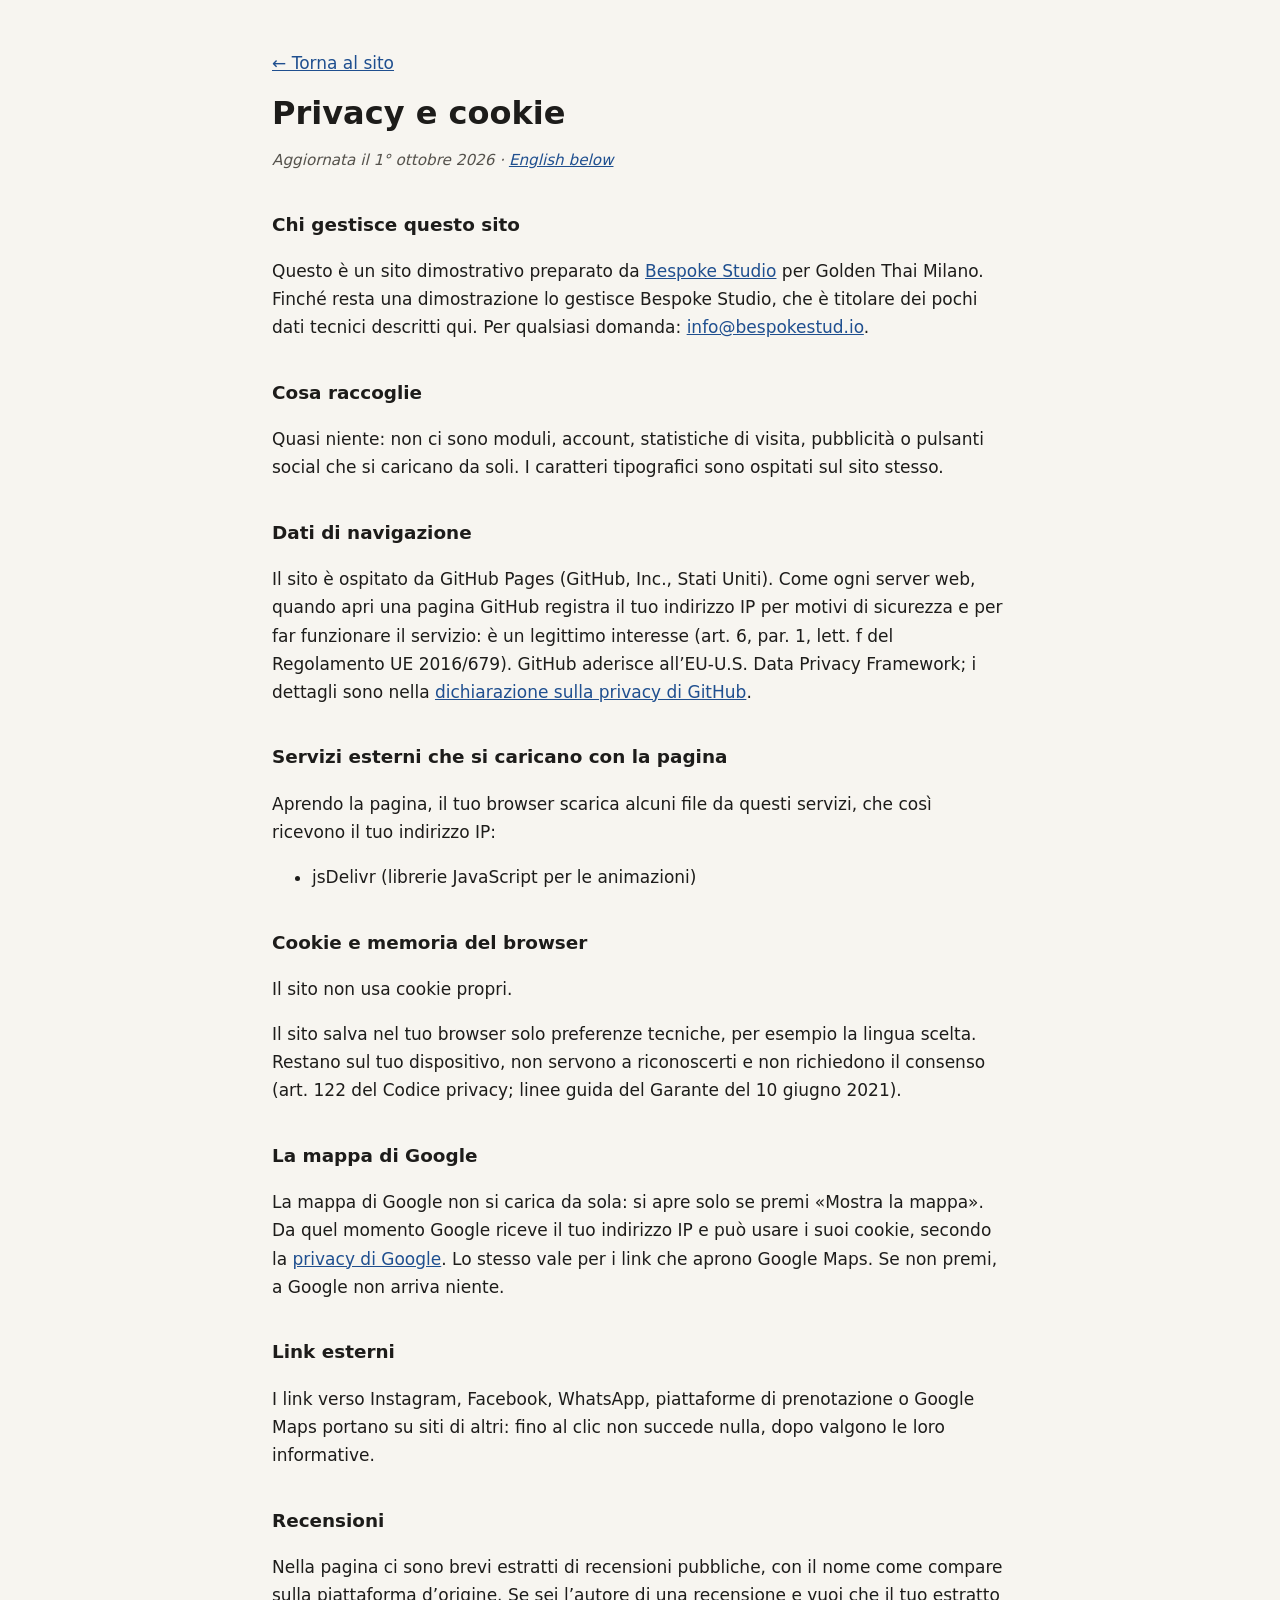
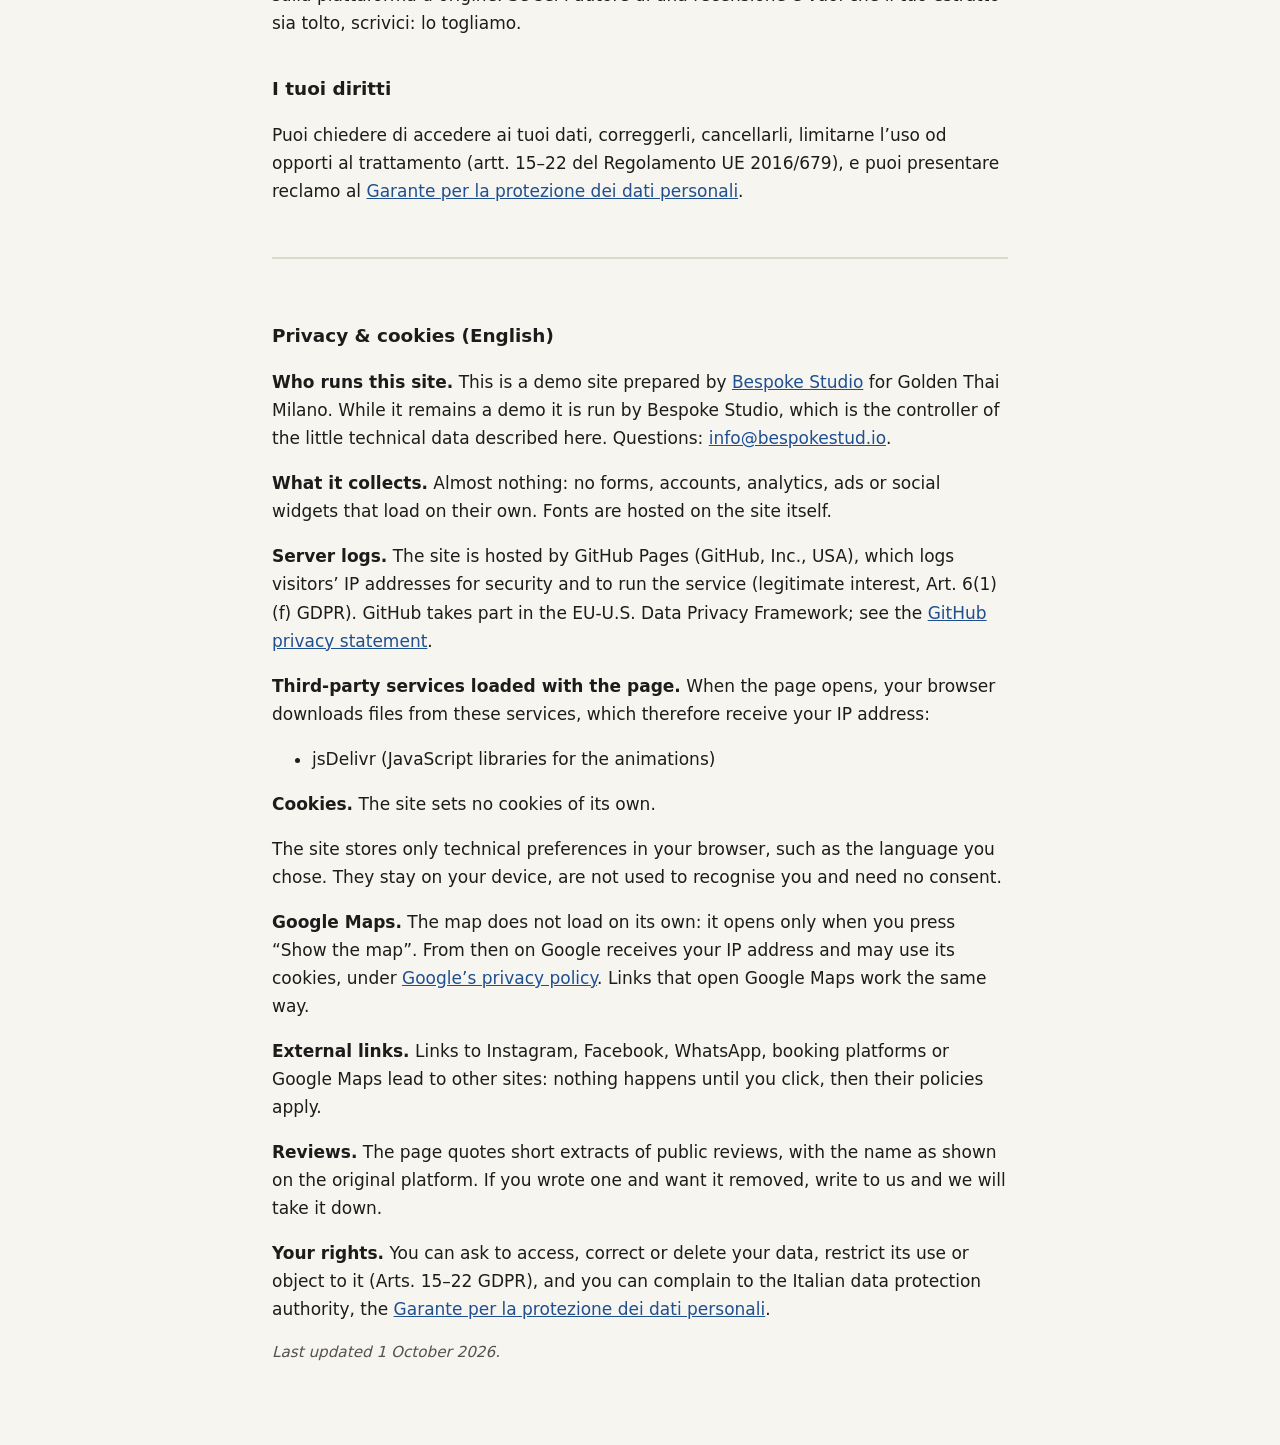
<file: privacy.html>
<!DOCTYPE html>
<html lang="it">
<head>
  <meta charset="UTF-8">
  <meta name="viewport" content="width=device-width, initial-scale=1.0">
  <meta name="robots" content="noindex">
  <title>Privacy e cookie · Golden Thai Milano</title>
  <meta name="description" content="Informativa privacy e cookie del sito Golden Thai Milano.">
  <style>
    body { margin: 0; background: #f7f5f0; color: #1d1c1a; font: 17px/1.65 system-ui, -apple-system, "Segoe UI", Roboto, sans-serif; }
    main { max-width: 46rem; margin: 0 auto; padding: 32px 20px 64px; }
    h1 { font-size: 2rem; line-height: 1.2; margin: 0.4em 0 0.2em; }
    h2 { font-size: 1.15rem; margin: 2em 0 0.4em; }
    a { color: #1f4f8f; }
    .data { color: #55524c; font-style: italic; font-size: 0.95rem; }
    .en { margin-top: 3em; padding-top: 1.5em; border-top: 2px solid #ddd8cc; }
    code { font-size: 0.9em; background: #ebe7dc; padding: 0 4px; border-radius: 3px; }
  </style>
</head>
<body>
<main>
  <p><a href="index.html">← Torna al sito</a></p>
  <h1>Privacy e cookie</h1>
  <p class="data">Aggiornata il 1° ottobre 2026 · <a href="#english" lang="en">English below</a></p>
  <h2>Chi gestisce questo sito</h2>
  <p>Questo è un sito dimostrativo preparato da <a href="https://bespokestud.io" rel="noopener">Bespoke Studio</a> per Golden Thai Milano. Finché resta una dimostrazione lo gestisce Bespoke Studio, che è titolare dei pochi dati tecnici descritti qui. Per qualsiasi domanda: <a href="mailto:info@bespokestud.io">info@bespokestud.io</a>.</p>
  <h2>Cosa raccoglie</h2>
  <p>Quasi niente: non ci sono moduli, account, statistiche di visita, pubblicità o pulsanti social che si caricano da soli. I caratteri tipografici sono ospitati sul sito stesso.</p>
  <h2>Dati di navigazione</h2>
  <p>Il sito è ospitato da GitHub Pages (GitHub, Inc., Stati Uniti). Come ogni server web, quando apri una pagina GitHub registra il tuo indirizzo IP per motivi di sicurezza e per far funzionare il servizio: è un legittimo interesse (art. 6, par. 1, lett. f del Regolamento UE 2016/679). GitHub aderisce all’EU-U.S. Data Privacy Framework; i dettagli sono nella <a href="https://docs.github.com/site-policy/privacy-policies/github-general-privacy-statement" rel="noopener">dichiarazione sulla privacy di GitHub</a>.</p>
  <h2>Servizi esterni che si caricano con la pagina</h2>
  <p>Aprendo la pagina, il tuo browser scarica alcuni file da questi servizi, che così ricevono il tuo indirizzo IP:</p>
  <ul><li>jsDelivr (librerie JavaScript per le animazioni)</li></ul>
  <h2>Cookie e memoria del browser</h2>
  <p>Il sito non usa cookie propri.</p>
  <p>Il sito salva nel tuo browser solo preferenze tecniche, per esempio la lingua scelta. Restano sul tuo dispositivo, non servono a riconoscerti e non richiedono il consenso (art. 122 del Codice privacy; linee guida del Garante del 10 giugno 2021).</p>
  <h2>La mappa di Google</h2>
  <p>La mappa di Google non si carica da sola: si apre solo se premi «Mostra la mappa». Da quel momento Google riceve il tuo indirizzo IP e può usare i suoi cookie, secondo la <a href="https://policies.google.com/privacy?hl=it" rel="noopener">privacy di Google</a>. Lo stesso vale per i link che aprono Google Maps. Se non premi, a Google non arriva niente.</p>
  <h2>Link esterni</h2>
  <p>I link verso Instagram, Facebook, WhatsApp, piattaforme di prenotazione o Google Maps portano su siti di altri: fino al clic non succede nulla, dopo valgono le loro informative.</p>
  <h2>Recensioni</h2>
  <p>Nella pagina ci sono brevi estratti di recensioni pubbliche, con il nome come compare sulla piattaforma d’origine. Se sei l’autore di una recensione e vuoi che il tuo estratto sia tolto, scrivici: lo togliamo.</p>
  <h2>I tuoi diritti</h2>
  <p>Puoi chiedere di accedere ai tuoi dati, correggerli, cancellarli, limitarne l’uso od opporti al trattamento (artt. 15–22 del Regolamento UE 2016/679), e puoi presentare reclamo al <a href="https://www.garanteprivacy.it" rel="noopener">Garante per la protezione dei dati personali</a>.</p>
  <div class="en" id="english" lang="en">
    <h2>Privacy &amp; cookies (English)</h2>
    <p><strong>Who runs this site.</strong> This is a demo site prepared by <a href="https://bespokestud.io" rel="noopener">Bespoke Studio</a> for Golden Thai Milano. While it remains a demo it is run by Bespoke Studio, which is the controller of the little technical data described here. Questions: <a href="mailto:info@bespokestud.io">info@bespokestud.io</a>.</p>
    <p><strong>What it collects.</strong> Almost nothing: no forms, accounts, analytics, ads or social widgets that load on their own. Fonts are hosted on the site itself.</p>
    <p><strong>Server logs.</strong> The site is hosted by GitHub Pages (GitHub, Inc., USA), which logs visitors’ IP addresses for security and to run the service (legitimate interest, Art. 6(1)(f) GDPR). GitHub takes part in the EU-U.S. Data Privacy Framework; see the <a href="https://docs.github.com/site-policy/privacy-policies/github-general-privacy-statement" rel="noopener">GitHub privacy statement</a>.</p>
    <p><strong>Third-party services loaded with the page.</strong> When the page opens, your browser downloads files from these services, which therefore receive your IP address:</p><ul><li>jsDelivr (JavaScript libraries for the animations)</li></ul>
    <p><strong>Cookies.</strong> The site sets no cookies of its own.</p>
    <p>The site stores only technical preferences in your browser, such as the language you chose. They stay on your device, are not used to recognise you and need no consent.</p>
    <p><strong>Google Maps.</strong> The map does not load on its own: it opens only when you press “Show the map”. From then on Google receives your IP address and may use its cookies, under <a href="https://policies.google.com/privacy?hl=en" rel="noopener">Google’s privacy policy</a>. Links that open Google Maps work the same way.</p>
    <p><strong>External links.</strong> Links to Instagram, Facebook, WhatsApp, booking platforms or Google Maps lead to other sites: nothing happens until you click, then their policies apply.</p>
    <p><strong>Reviews.</strong> The page quotes short extracts of public reviews, with the name as shown on the original platform. If you wrote one and want it removed, write to us and we will take it down.</p>
    <p><strong>Your rights.</strong> You can ask to access, correct or delete your data, restrict its use or object to it (Arts. 15–22 GDPR), and you can complain to the Italian data protection authority, the <a href="https://www.garanteprivacy.it" rel="noopener">Garante per la protezione dei dati personali</a>.</p>
    <p class="data">Last updated 1 October 2026.</p>
  </div>
</main>
</body>
</html>
</file>
